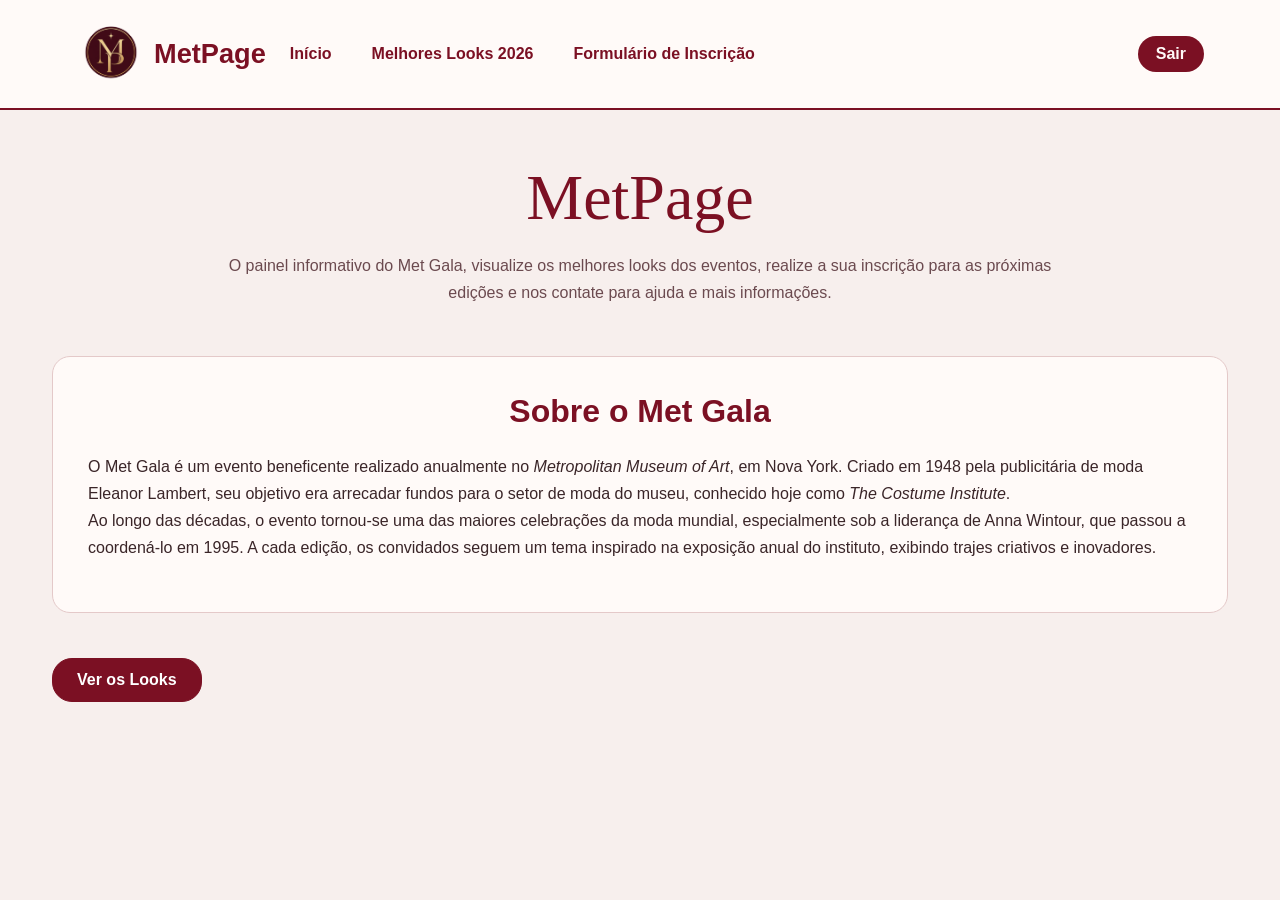
<file: templates/inicio.html>
<!DOCTYPE html>
<html lang="pt-BR">

<head>
    <meta charset="UTF-8">
    <meta name="viewport" content="width=device-width, initial-scale=1.0">

    <link href="https://cdn.jsdelivr.net/npm/bootstrap@5.3.8/dist/css/bootstrap.min.css" rel="stylesheet"
        integrity="sha384-sRIl4kxILFvY47J16cr9ZwB07vP4J8+LH7qKQnuqkuIAvNWLzeN8tE5YBujZqJLB"
        crossorigin="anonymous">

    <script src="https://cdn.jsdelivr.net/npm/bootstrap@5.3.8/dist/js/bootstrap.bundle.min.js"
        integrity="sha384-FKyoEForCGlyvwx9Hj09JcYn3nv7wiPVlz7YYwJrWVcXK/BmnVDxM+D2scQbITxI"
        crossorigin="anonymous"></script>

    <link rel="stylesheet" href="../static/style.css">

    <title>MetPage</title>

    <link rel="icon" type="image/png" href="/img/logo.png">
</head>

<body>

    <div class="container">

        <header>

            <nav class="navbar navbar-expand-lg fixed-top menu">

                <div class="container-fluid">

                    <a class="navbar-brand" href="/inicio">

                        <img src="/img/logo.png" alt="Logo MetPage" class="logo-menu">

                        <span>MetPage</span>

                    </a>

                    <button class="navbar-toggler" type="button" data-bs-toggle="collapse"
                        data-bs-target="#navbarNavAltMarkup" aria-controls="navbarNavAltMarkup"
                        aria-expanded="false" aria-label="Toggle navigation">

                        <span class="navbar-toggler-icon"></span>

                    </button>

                    <div class="collapse navbar-collapse" id="navbarNavAltMarkup">

                        <div class="navbar-nav">

                            <a class="nav-link" href="/inicio">Início</a>

                            <a class="nav-link" href="/looks">Melhores Looks 2026</a>

                            <a class="nav-link" href="/inscricao">Formulário de Inscrição</a>

                           

                        </div>
                         <a class="nav-link nav-logout" href="/logout">Sair</a>
                    </div>

                </div>

            </nav>

        </header>


        <h1>MetPage</h1>

        <p>
            O painel informativo do Met Gala, visualize os melhores looks dos eventos,
            realize a sua inscrição para as próximas edições e nos contate para ajuda
            e mais informações.
        </p>


        <main class="content">

            <div id="sobre">

                <h2 id="titulo">Sobre o Met Gala</h2>

                <p>
                    O Met Gala é um evento beneficente realizado anualmente no
                    <i>Metropolitan Museum of Art</i>, em Nova York. Criado em 1948
                    pela publicitária de moda Eleanor Lambert, seu objetivo era
                    arrecadar fundos para o setor de moda do museu, conhecido hoje
                    como <i>The Costume Institute</i>.<br>

                    Ao longo das décadas, o evento tornou-se uma das maiores
                    celebrações da moda mundial, especialmente sob a liderança
                    de Anna Wintour, que passou a coordená-lo em 1995. A cada
                    edição, os convidados seguem um tema inspirado na exposição
                    anual do instituto, exibindo trajes criativos e inovadores.
                </p>

            </div>


            <div class="mt-4">

                <a href="/looks" class="btn btn-primary">
                    Ver os Looks
                </a>

            </div>

        </main>

    </div>

</body>

</html>
</file>
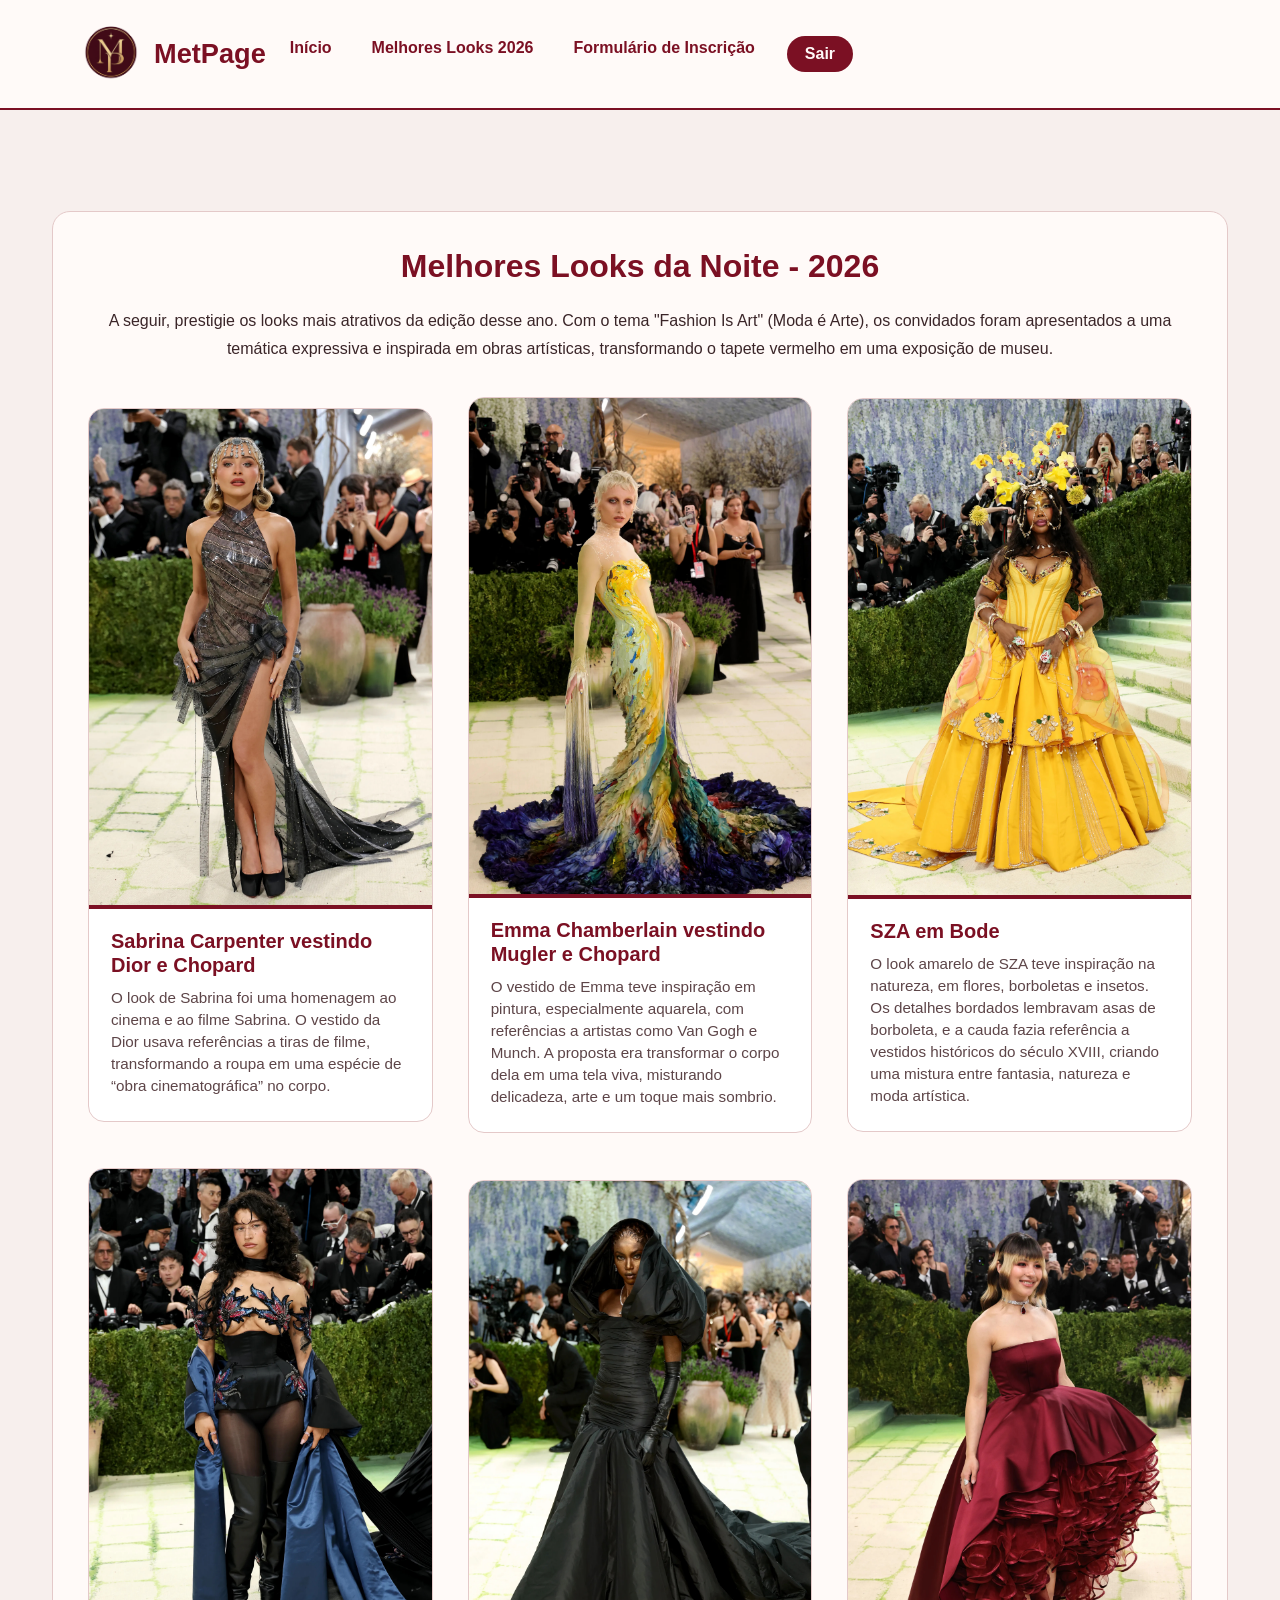
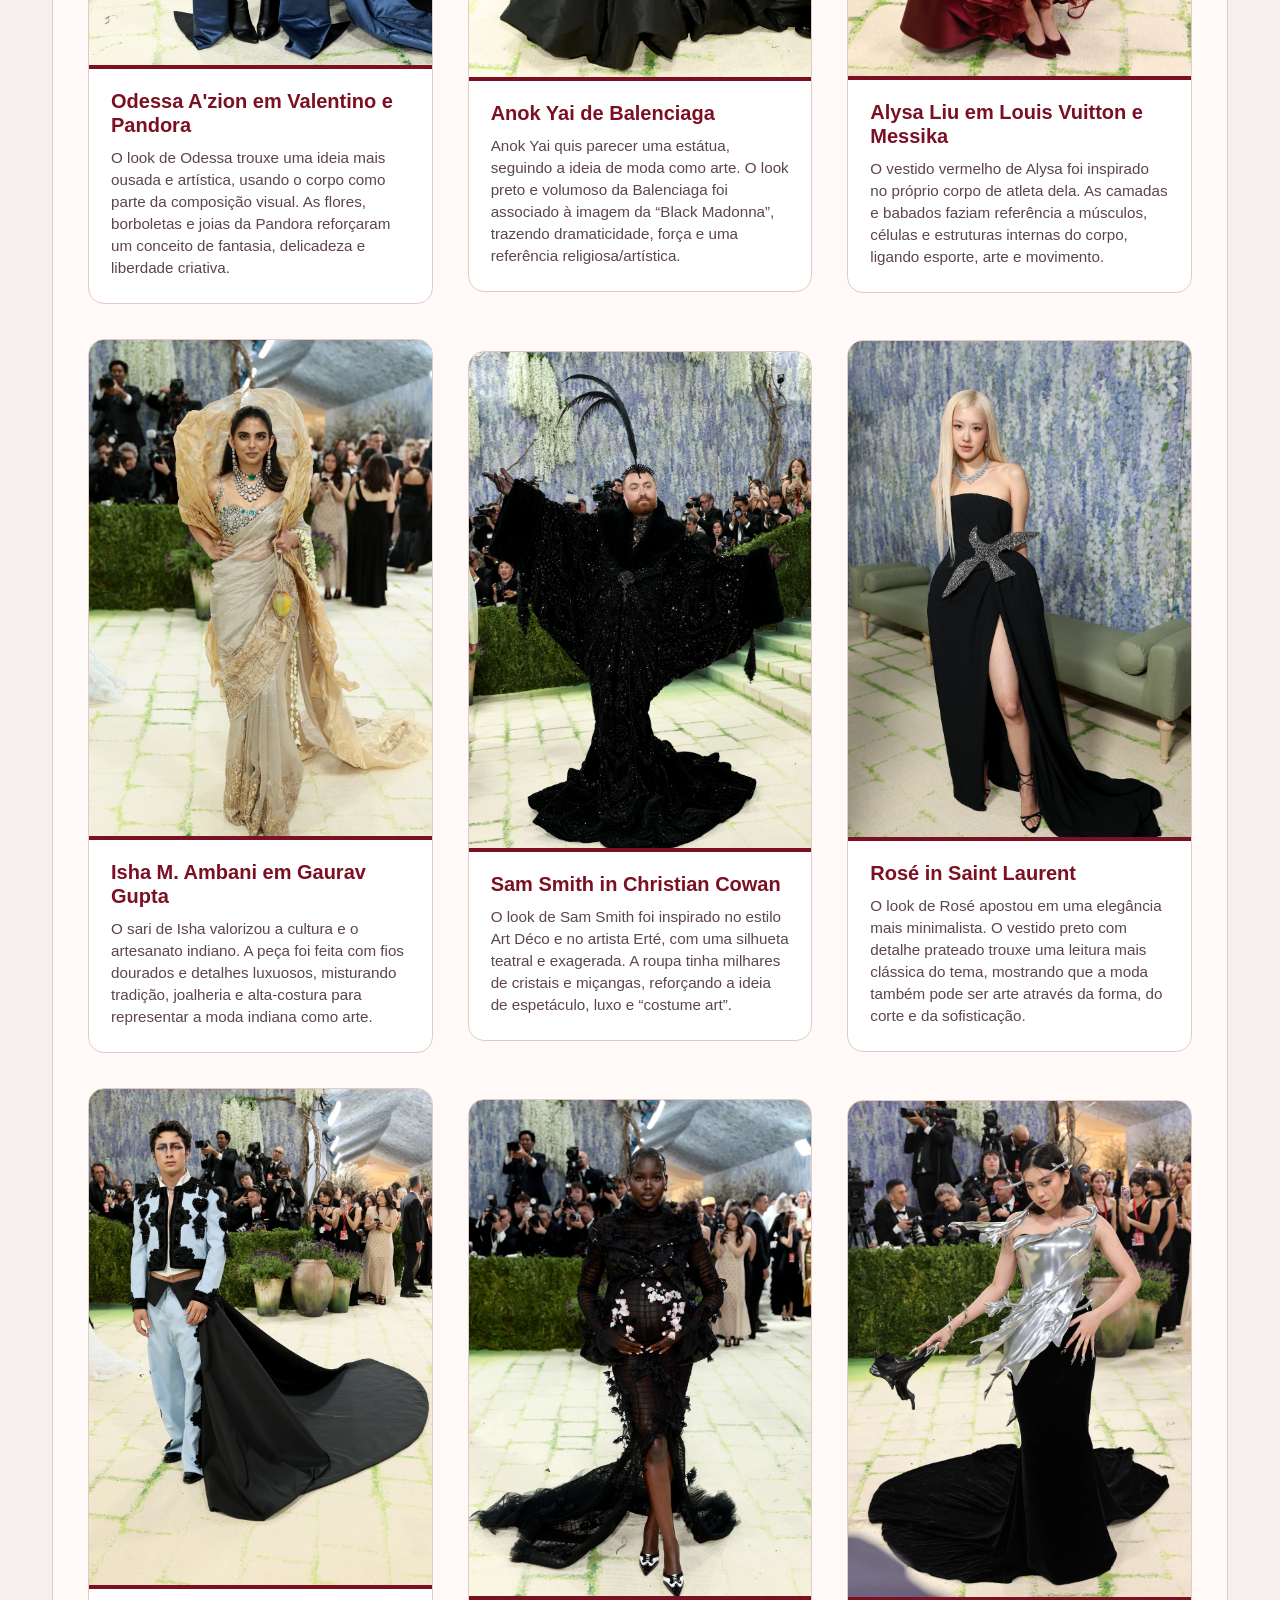
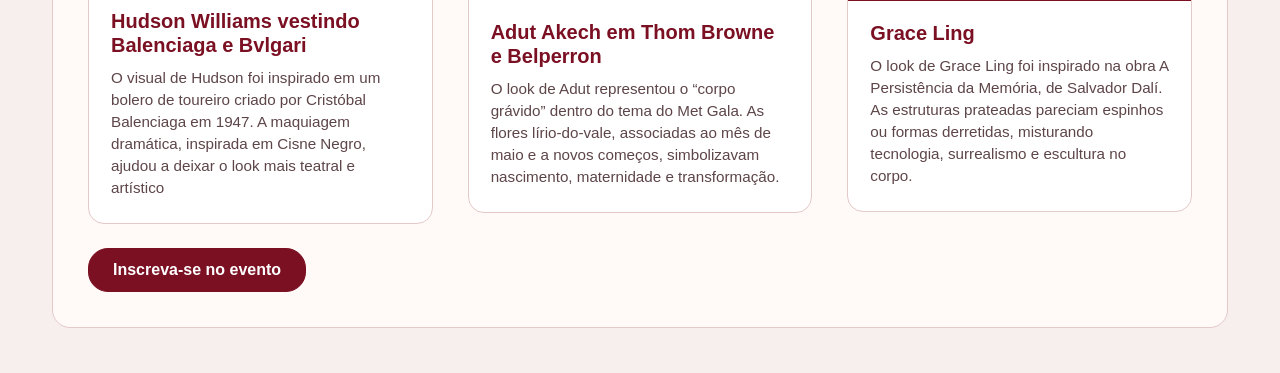
<file: templates/looks.html>
<!DOCTYPE html>
<html lang="pt-BR">

<head>

    <meta charset="UTF-8">
    <meta name="viewport" content="width=device-width, initial-scale=1.0">

    <link href="https://cdn.jsdelivr.net/npm/bootstrap@5.3.8/dist/css/bootstrap.min.css" rel="stylesheet"
        integrity="sha384-sRIl4kxILFvY47J16cr9ZwB07vP4J8+LH7qKQnuqkuIAvNWLzeN8tE5YBujZqJLB"
        crossorigin="anonymous">

    <script src="https://cdn.jsdelivr.net/npm/bootstrap@5.3.8/dist/js/bootstrap.bundle.min.js"
        integrity="sha384-FKyoEForCGlyvwx9Hj09JcYn3nv7wiPVlz7YYwJrWVcXK/BmnVDxM+D2scQbITxI"
        crossorigin="anonymous"></script>

    <link rel="stylesheet" href="../static/style.css">

    <title>MetPage</title>

    <link rel="icon" type="image/png" href="/img/logo.png">

</head>

<body>

    <div class="container">

        <header>

            <nav class="navbar navbar-expand-lg fixed-top menu">

                <div class="container-fluid">

                    <a class="navbar-brand" href="/inicio">

                        <img src="/img/logo.png" alt="Logo MetPage" class="logo-menu">

                        <span>MetPage</span>

                    </a>

                    <button class="navbar-toggler" type="button" data-bs-toggle="collapse"
                        data-bs-target="#navbarNavAltMarkup" aria-controls="navbarNavAltMarkup"
                        aria-expanded="false" aria-label="Toggle navigation">

                        <span class="navbar-toggler-icon"></span>

                    </button>

                    <div class="collapse navbar-collapse" id="navbarNavAltMarkup">

                        <div class="navbar-nav">

                            <a class="nav-link" href="/inicio">
                                Início
                            </a>

                            <a class="nav-link" href="/looks">
                                Melhores Looks 2026
                            </a>

                            <a class="nav-link" href="/inscricao">
                                Formulário de Inscrição
                            </a>

                            <a class="nav-link nav-logout" href="/logout">
                                Sair
                            </a>

                        </div>

                    </div>

                </div>

            </nav>

        </header>

        <br>
        <br>
        <br>
        <br>

        <main class="content">

            <div id="looks">

                <h2 id="titulo">Melhores Looks da Noite - 2026</h2>

                <p id="subtitulo">
                    A seguir, prestigie os looks mais atrativos da edição desse ano.
                    Com o tema "Fashion Is Art" (Moda é Arte), os convidados foram
                    apresentados a uma temática expressiva e inspirada em obras
                    artísticas, transformando o tapete vermelho em uma exposição
                    de museu.
                </p>


                <section class="cards">


                    <div class="card">

                        <img src="/img/modelo 1.jpg" class="card-img-top" alt="Look do Met Gala">

                        <div class="card-body">

                            <h5 class="card-title">
                                Sabrina Carpenter vestindo Dior e Chopard
                            </h5>

                            <p class="card-text">
                                O look de Sabrina foi uma homenagem ao cinema e ao filme Sabrina.
                                O vestido da Dior usava referências a tiras de filme, transformando
                                a roupa em uma espécie de “obra cinematográfica” no corpo.
                            </p>

                        </div>

                    </div>


                    <div class="card">

                        <img src="/img/modelo 2.jpg" class="card-img-top" alt="Look do Met Gala">

                        <div class="card-body">

                            <h5 class="card-title">
                                Emma Chamberlain vestindo Mugler e Chopard
                            </h5>

                            <p class="card-text">
                                O vestido de Emma teve inspiração em pintura, especialmente aquarela,
                                com referências a artistas como Van Gogh e Munch. A proposta era
                                transformar o corpo dela em uma tela viva, misturando delicadeza,
                                arte e um toque mais sombrio.
                            </p>

                        </div>

                    </div>


                    <div class="card">

                        <img src="/img/modelo 3.jpg" class="card-img-top" alt="Look do Met Gala">

                        <div class="card-body">

                            <h5 class="card-title">
                                SZA em Bode
                            </h5>

                            <p class="card-text">
                                O look amarelo de SZA teve inspiração na natureza, em flores,
                                borboletas e insetos. Os detalhes bordados lembravam asas de
                                borboleta, e a cauda fazia referência a vestidos históricos do
                                século XVIII, criando uma mistura entre fantasia, natureza e moda artística.
                            </p>

                        </div>

                    </div>


                    <div class="card">

                        <img src="/img/modelo 4.jpg" class="card-img-top" alt="Look do Met Gala">

                        <div class="card-body">

                            <h5 class="card-title">
                                Odessa A'zion em Valentino e Pandora
                            </h5>

                            <p class="card-text">
                                O look de Odessa trouxe uma ideia mais ousada e artística, usando
                                o corpo como parte da composição visual. As flores, borboletas e
                                joias da Pandora reforçaram um conceito de fantasia, delicadeza
                                e liberdade criativa.
                            </p>

                        </div>

                    </div>


                    <div class="card">

                        <img src="/img/modelo 5.jpg" class="card-img-top" alt="Look do Met Gala">

                        <div class="card-body">

                            <h5 class="card-title">
                                Anok Yai de Balenciaga
                            </h5>

                            <p class="card-text">
                                Anok Yai quis parecer uma estátua, seguindo a ideia de moda como arte.
                                O look preto e volumoso da Balenciaga foi associado à imagem da
                                “Black Madonna”, trazendo dramaticidade, força e uma referência
                                religiosa/artística.
                            </p>

                        </div>

                    </div>


                    <div class="card">

                        <img src="/img/modelo 6.jpg" class="card-img-top" alt="Look do Met Gala">

                        <div class="card-body">

                            <h5 class="card-title">
                                Alysa Liu em Louis Vuitton e Messika
                            </h5>

                            <p class="card-text">
                                O vestido vermelho de Alysa foi inspirado no próprio corpo de atleta
                                dela. As camadas e babados faziam referência a músculos, células e
                                estruturas internas do corpo, ligando esporte, arte e movimento.
                            </p>

                        </div>

                    </div>


                    <div class="card">

                        <img src="/img/modelo 7.jpg" class="card-img-top" alt="Look do Met Gala">

                        <div class="card-body">

                            <h5 class="card-title">
                                Isha M. Ambani em Gaurav Gupta
                            </h5>

                            <p class="card-text">
                                O sari de Isha valorizou a cultura e o artesanato indiano.
                                A peça foi feita com fios dourados e detalhes luxuosos,
                                misturando tradição, joalheria e alta-costura para representar
                                a moda indiana como arte.
                            </p>

                        </div>

                    </div>


                    <div class="card">

                        <img src="/img/modelo 8.jpg" class="card-img-top" alt="Look do Met Gala">

                        <div class="card-body">

                            <h5 class="card-title">
                                Sam Smith in Christian Cowan
                            </h5>

                            <p class="card-text">
                                O look de Sam Smith foi inspirado no estilo Art Déco e no artista
                                Erté, com uma silhueta teatral e exagerada. A roupa tinha milhares
                                de cristais e miçangas, reforçando a ideia de espetáculo, luxo e
                                “costume art”.
                            </p>

                        </div>

                    </div>


                    <div class="card">

                        <img src="/img/modelo 9.jpg" class="card-img-top" alt="Look do Met Gala">

                        <div class="card-body">

                            <h5 class="card-title">
                                Rosé in Saint Laurent
                            </h5>

                            <p class="card-text">
                                O look de Rosé apostou em uma elegância mais minimalista.
                                O vestido preto com detalhe prateado trouxe uma leitura mais
                                clássica do tema, mostrando que a moda também pode ser arte
                                através da forma, do corte e da sofisticação.
                            </p>

                        </div>

                    </div>


                    <div class="card">

                        <img src="/img/modelo 10.jpg" class="card-img-top" alt="Look do Met Gala">

                        <div class="card-body">

                            <h5 class="card-title">
                                Hudson Williams vestindo Balenciaga e Bvlgari
                            </h5>

                            <p class="card-text">
                                O visual de Hudson foi inspirado em um bolero de toureiro criado
                                por Cristóbal Balenciaga em 1947. A maquiagem dramática, inspirada
                                em Cisne Negro, ajudou a deixar o look mais teatral e artístico
                            </p>

                        </div>

                    </div>


                    <div class="card">

                        <img src="/img/modelo 11.jpg" class="card-img-top" alt="Look do Met Gala">

                        <div class="card-body">

                            <h5 class="card-title">
                                Adut Akech em Thom Browne e Belperron
                            </h5>

                            <p class="card-text">
                                O look de Adut representou o “corpo grávido” dentro do tema do Met
                                Gala. As flores lírio-do-vale, associadas ao mês de maio e a novos
                                começos, simbolizavam nascimento, maternidade e transformação.
                            </p>

                        </div>

                    </div>


                    <div class="card">

                        <img src="/img/modelo 12.jpg" class="card-img-top" alt="Look do Met Gala">

                        <div class="card-body">

                            <h5 class="card-title">
                                Grace Ling
                            </h5>

                            <p class="card-text">
                                O look de Grace Ling foi inspirado na obra A Persistência da Memória,
                                de Salvador Dalí. As estruturas prateadas pareciam espinhos ou formas
                                derretidas, misturando tecnologia, surrealismo e escultura no corpo.
                            </p>

                        </div>

                    </div>


                </section>


                <div class="mt-4">

                    <a href="/inscricao" class="btn btn-primary">
                        Inscreva-se no evento
                    </a>

                </div>

            </div>

        </main>

    </div>

</body>

</html>
</file>
<file: static/style.css>
* {
    margin: 0;
    padding: 0;
    box-sizing: border-box;
}

html {
    scroll-behavior: smooth;
    scroll-padding-top: 90px;
}

body {
    padding-top: 115px;
    font-family: Arial, Helvetica, sans-serif;
    background: #f7efed;
    color: #2a1619;
}

/* MENU */

.menu .navbar-brand {
    color: #7b1023;
    font-size: 1.7rem;
    font-weight: bold;
    display: flex;
    align-items: center;
    gap: 8px;
}

.logo-menu {
    width: 70px;
    height: 70px;
    object-fit: contain;
    border-radius: 50%;
}
.menu {
    background: #fffaf8;
    border-bottom: 2px solid #7b1023;
    padding: 14px 5%;
}

.menu .container-fluid {
    display: flex;
    align-items: center;
    justify-content: space-between;
}

.menu .navbar-brand {
    color: #7b1023;
    font-size: 1.7rem;
    font-weight: bold;
}

.menu .navbar-nav {
    display: flex;
    flex-direction: row;
    gap: 24px;
}

.menu .nav-link {
    color: #7b1023;
    font-weight: bold;
    padding: 0;
}

.menu .nav-link:hover,
.menu .navbar-brand:hover {
    color: #b32035;
}

.nav-logout {
    background: #7b1023;
    color: #fffaf8 !important;
    padding: 6px 18px !important;
    border-radius: 20px;
    margin-left: auto;
}

.nav-logout:hover {
    background: #b32035;
    color: #fffaf8 !important;
}

.navbar-toggler-icon {
    background-image: url("data:image/svg+xml,%3csvg xmlns='http://www.w3.org/2000/svg' viewBox='0 0 30 30'%3e%3cpath stroke='darkred' stroke-linecap='round' stroke-miterlimit='10' stroke-width='2' d='M4 7h22M4 15h22M4 23h22'/%3e%3c/svg%3e");
}

.navbar-toggler{
    border: none;
}

/* GERAL */
.container {
    max-width: 1200px;
}

h1 {
    text-align: center;
    color: #7b1023;
    font-family: Georgia, 'Times New Roman', serif;
    font-size: 4rem;
    margin: 45px 0 15px;
}

body > .container > p {
    max-width: 850px;
    margin: 0 auto 50px;
    text-align: center;
    color: #6b4a4f;
    line-height: 1.7;
}

/* SEÇÕES */
#sobre,
#looks,
#formulario,
#contatos {
    background: #fffaf8;
    border: 1px solid #e4c9c9;
    border-radius: 18px;
    padding: 35px;
    margin-bottom: 45px;
}

h2,
#titulo {
    color: #7b1023;
    text-align: center;
    font-weight: bold;
    margin-bottom: 22px;
}

p {
    color: #3a2528;
    line-height: 1.7;
}

#subtitulo {
    text-align: center;
    margin-bottom: 35px;
}

/* CARDS */
.cards {
    display: grid;
    grid-template-columns: repeat(auto-fit, minmax(330px, 1fr));
    gap: 35px;
    align-items: start;
}

.cards .card {
    width: 100%;
    max-width: 390px;
    margin: auto;
    background: #ffffff;
    border: 1px solid #e4c9c9;
    border-radius: 16px;
    overflow: hidden;
}

.cards .card-img-top {
    width: 100%;
    height: 500px;
    object-fit: cover;
    object-position: top center;
    border-bottom: 4px solid #7b1023;
    background: #f0dddd;
}

.cards .card-body {
    padding: 20px 22px 24px;
}

.cards .card-title {
    color: #7b1023;
    font-size: 1.25rem;
    font-weight: bold;
    margin-bottom: 10px;
}

.cards .card-text {
    color: #5d4548;
    line-height: 1.45;
    font-size: 0.95rem;
    margin: 0;
}
/* FORMULÁRIO */
form {
    background: #f7efed;
    border: 1px solid #e4c9c9;
    border-radius: 16px;
    padding: 25px;
}

.form-label {
    color: #7b1023;
    font-weight: bold;
}

.form-control,
.form-select {
    background: #ffffff;
    color: #2a1619;
    border: 1px solid #c99a9f;
    border-radius: 10px;
}

.form-control:focus,
.form-select:focus {
    border-color: #7b1023;
    box-shadow: 0 0 0 3px rgba(123, 16, 35, 0.15);
}

/* BOTÃO */
.btn-primary {
    background: #7b1023;
    border-color: #7b1023;
    border-radius: 20px;
    padding: 9px 24px;
    font-weight: bold;
}

.btn-primary:hover {
    background: #b32035;
    border-color: #b32035;
}

/* CONTATOS */
/* CONTATOS */
.contatos {
    display: grid;
    grid-template-columns: repeat(auto-fit, minmax(220px, 1fr));
    gap: 25px;
}

.contatos .card {
    background: #ffffff;
    border: 1px solid #e4c9c9;
    border-radius: 16px;
    overflow: hidden;
    text-align: center;
    padding-top: 20px;
}

.contatos .card-img-top {
    width: 70px;
    height: 70px;
    object-fit: contain;
    display: block;
    margin: 0 auto 15px auto;
    background: transparent;
    border-bottom: none;
}

.contatos .card-body {
    padding: 15px 20px 25px;
}

.contatos a {
    color: #7b1023;
    font-weight: bold;
    text-decoration: none;
}

.contatos a:hover {
    color: #b32035;
}

.contatos p {
    color: #3a2528;
    margin-bottom: 5px;
}

/* RODAPÉ */
footer {
    text-align: center;
    padding: 25px;
    border-top: 1px solid #c99a9f;
}

footer p {
    color: #6b4a4f;
}

/* CELULAR */
@media (max-width: 768px) {
    body {
        padding-top: 125px;
    }

    h1 {
        font-size: 2.8rem;
    }

    .menu .container-fluid {
        flex-direction: column;
        gap: 10px;
    }

    .menu .navbar-nav {
        flex-wrap: wrap;
        justify-content: center;
        gap: 10px 16px;
    }

    .menu .nav-link {
        font-size: 0.9rem;
    }

    #sobre,
    #looks,
    #formulario,
    #contatos {
        padding: 25px;
    }

    .cards {
        grid-template-columns: 1fr;
    }

    .cards .card-img-top {
        height: 500px;
    }
}
</file>
